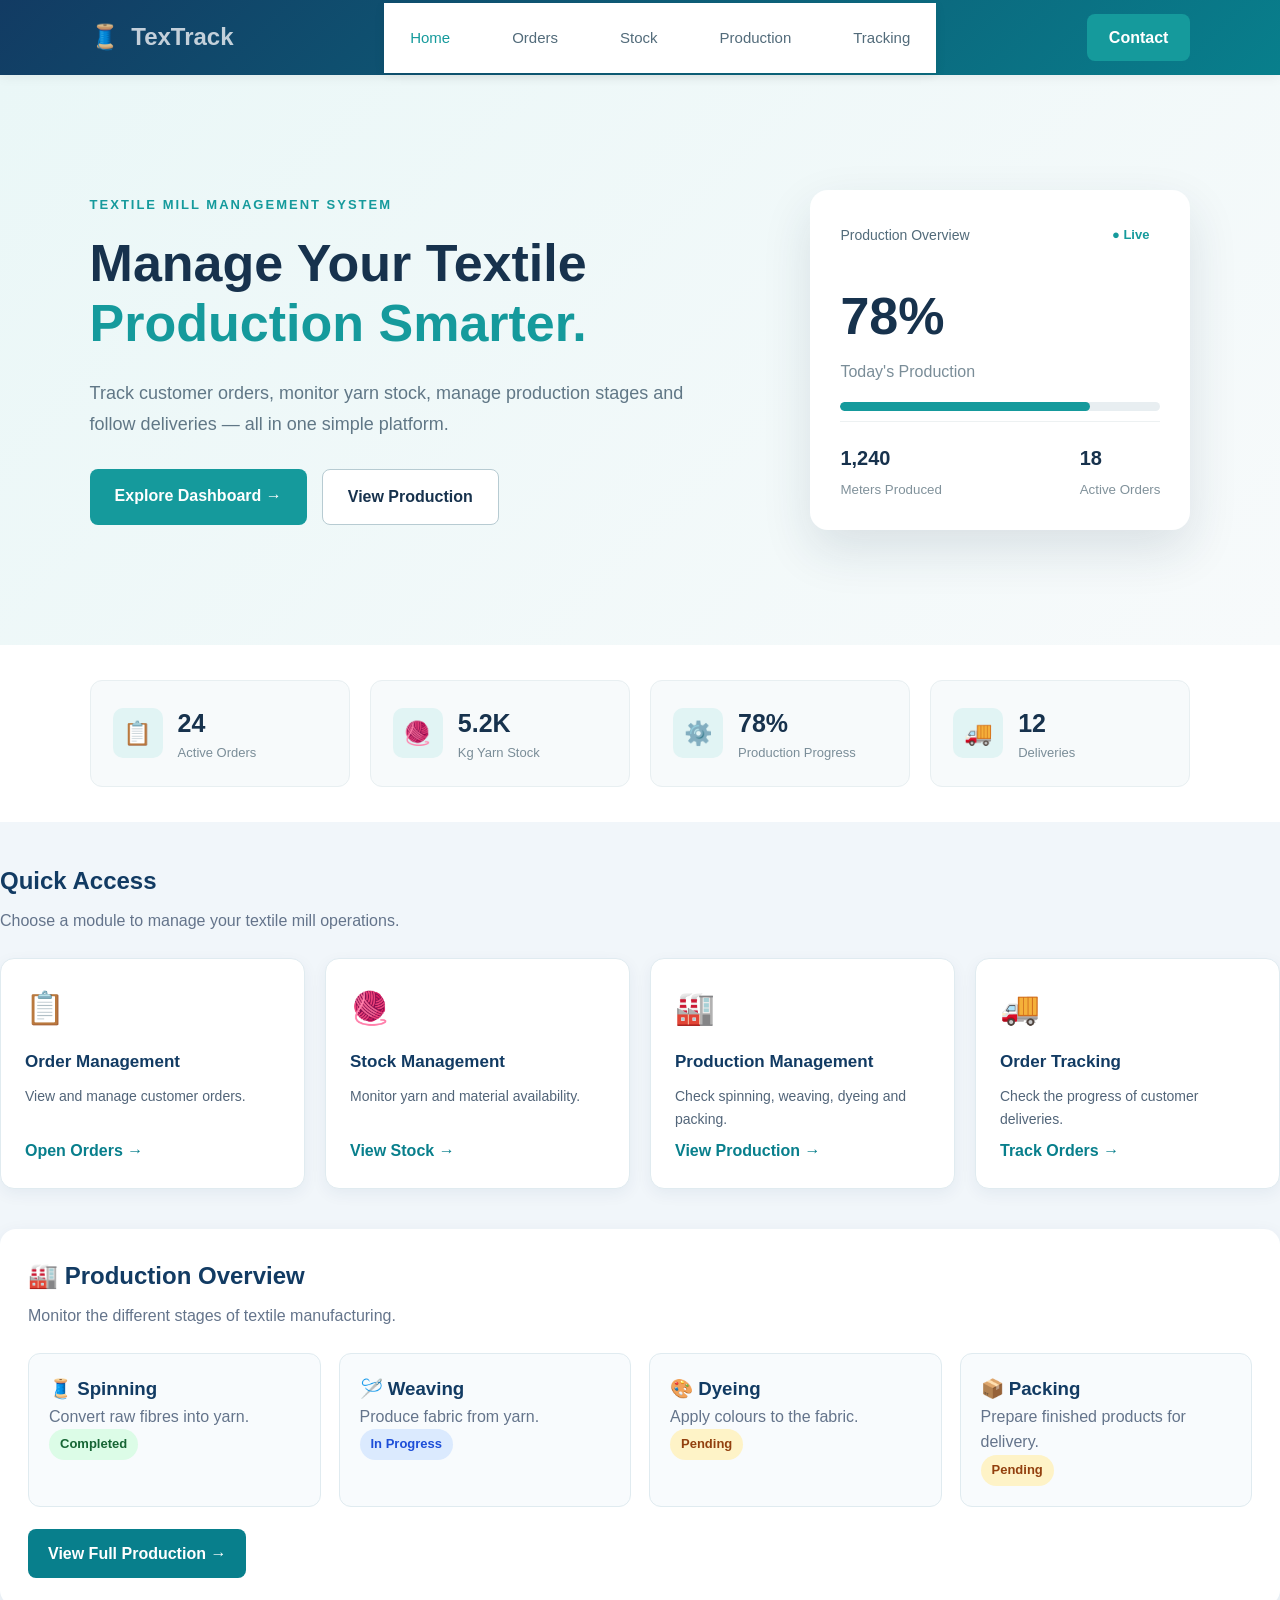
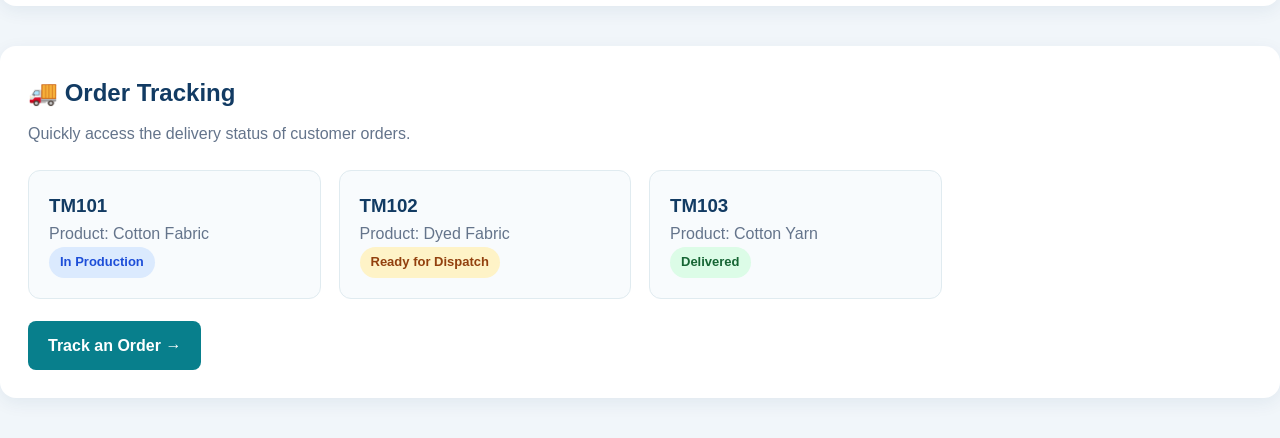
<file: index.html>
<!DOCTYPE html>
<html lang="en">

<head>
    <meta charset="UTF-8">
    <meta name="viewport" content="width=device-width, initial-scale=1.0">

    <title>TexTrack | Textile Mill Management</title>

    <link rel="stylesheet" href="css/style.css">
</head>

<body>

    <!-- Navigation Bar -->
    <header class="navbar">

        <div class="logo">
            🧵 <span>TexTrack</span>
        </div>

       
<nav>
    <a href="index.html" class="active">Home</a>
    <a href="orders.html">Orders</a>
    <a href="stock.html">Stock</a>
    <a href="production.html">Production</a>
    <a href="tracking.html">Tracking</a>
</nav>


        <a href="contact.html" class="contact-btn">Contact</a>

    </header>


    <!-- Hero Section -->
    <section class="hero">

        <div class="hero-content">

            <p class="small-title">
                TEXTILE MILL MANAGEMENT SYSTEM
            </p>

            <h1>
                Manage Your Textile
                <span>Production Smarter.</span>
            </h1>

            <p class="hero-text">
                Track customer orders, monitor yarn stock,
                manage production stages and follow deliveries
                — all in one simple platform.
            </p>

            <div class="hero-buttons">

                <a href="#statistics" class="primary-btn">
                    Explore Dashboard →
                </a>

                <a href="production.html" class="secondary-btn">
                    View Production
                </a>

            </div>

        </div>


        <!-- Hero Illustration -->
        <div class="hero-card">

            <div class="card-header">
                <span>Production Overview</span>
                <span class="status">● Live</span>
            </div>

            <div class="production-number">
                78%
            </div>

            <p>Today's Production</p>

            <div class="progress-bar">
                <div class="progress"></div>
            </div>

            <div class="mini-stats">

                <div>
                    <strong>1,240</strong>
                    <small>Meters Produced</small>
                </div>

                <div>
                    <strong>18</strong>
                    <small>Active Orders</small>
                </div>

            </div>

        </div>

    </section>


    <!-- Statistics Section -->
    
<!-- Statistics Section -->
<section class="stats" id="statistics">

    <a href="orders.html" class="stat-card">
        <div class="stat-icon">📋</div>
        <div>
            <h2>24</h2>
            <p>Active Orders</p>
        </div>
    </a>

    <a href="stock.html" class="stat-card">
        <div class="stat-icon">🧶</div>
        <div>
            <h2>5.2K</h2>
            <p>Kg Yarn Stock</p>
        </div>
    </a>

    <a href="production.html" class="stat-card">
        <div class="stat-icon">⚙️</div>
        <div>
            <h2>78%</h2>
            <p>Production Progress</p>
        </div>
    </a>

    <a href="tracking.html" class="stat-card">
        <div class="stat-icon">🚚</div>
        <div>
            <h2>12</h2>
            <p>Deliveries</p>
        </div>
    </a>

</section>

<!-- Quick Navigation Section -->
<section class="quick-navigation">
    <h2>Quick Access</h2>
    <p>Choose a module to manage your textile mill operations.</p>

    <div class="quick-nav-grid">

        <a href="orders.html" class="quick-nav-card">
            <div class="quick-nav-icon">📋</div>
            <h3>Order Management</h3>
            <p>View and manage customer orders.</p>
            <span>Open Orders →</span>
        </a>

        <a href="stock.html" class="quick-nav-card">
            <div class="quick-nav-icon">🧶</div>
            <h3>Stock Management</h3>
            <p>Monitor yarn and material availability.</p>
            <span>View Stock →</span>
        </a>

        <a href="production.html" class="quick-nav-card">
            <div class="quick-nav-icon">🏭</div>
            <h3>Production Management</h3>
            <p>Check spinning, weaving, dyeing and packing.</p>
            <span>View Production →</span>
        </a>

        <a href="tracking.html" class="quick-nav-card">
            <div class="quick-nav-icon">🚚</div>
            <h3>Order Tracking</h3>
            <p>Check the progress of customer deliveries.</p>
            <span>Track Orders →</span>
        </a>

    </div>
</section>


<!-- Production Overview Section -->
<section class="home-section" id="production-overview">
    <h2>🏭 Production Overview</h2>
    <p>Monitor the different stages of textile manufacturing.</p>

    <div class="home-feature-grid">
        <div class="home-feature-card">
            <h3>🧵 Spinning</h3>
            <p>Convert raw fibres into yarn.</p>
            <span class="status completed">Completed</span>
        </div>

        <div class="home-feature-card">
            <h3>🪡 Weaving</h3>
            <p>Produce fabric from yarn.</p>
            <span class="status in-progress">In Progress</span>
        </div>

        <div class="home-feature-card">
            <h3>🎨 Dyeing</h3>
            <p>Apply colours to the fabric.</p>
            <span class="status pending">Pending</span>
        </div>

        <div class="home-feature-card">
            <h3>📦 Packing</h3>
            <p>Prepare finished products for delivery.</p>
            <span class="status pending">Pending</span>
        </div>
    </div>

    <a href="production.html" class="home-action-btn">
        View Full Production →
    </a>
</section>


<!-- Order Tracking Section -->
<section class="home-section" id="tracking-overview">
    <h2>🚚 Order Tracking</h2>
    <p>Quickly access the delivery status of customer orders.</p>

    <div class="home-feature-grid">
        <div class="home-feature-card">
            <h3>TM101</h3>
            <p>Product: Cotton Fabric</p>
            <span class="status in-progress">In Production</span>
        </div>

        <div class="home-feature-card">
            <h3>TM102</h3>
            <p>Product: Dyed Fabric</p>
            <span class="status pending">Ready for Dispatch</span>
        </div>

        <div class="home-feature-card">
            <h3>TM103</h3>
            <p>Product: Cotton Yarn</p>
            <span class="status completed">Delivered</span>
        </div>
    </div>

    <a href="tracking.html" class="home-action-btn">
        Track an Order →
    </a>
</section>



</body>

</html>
</file>
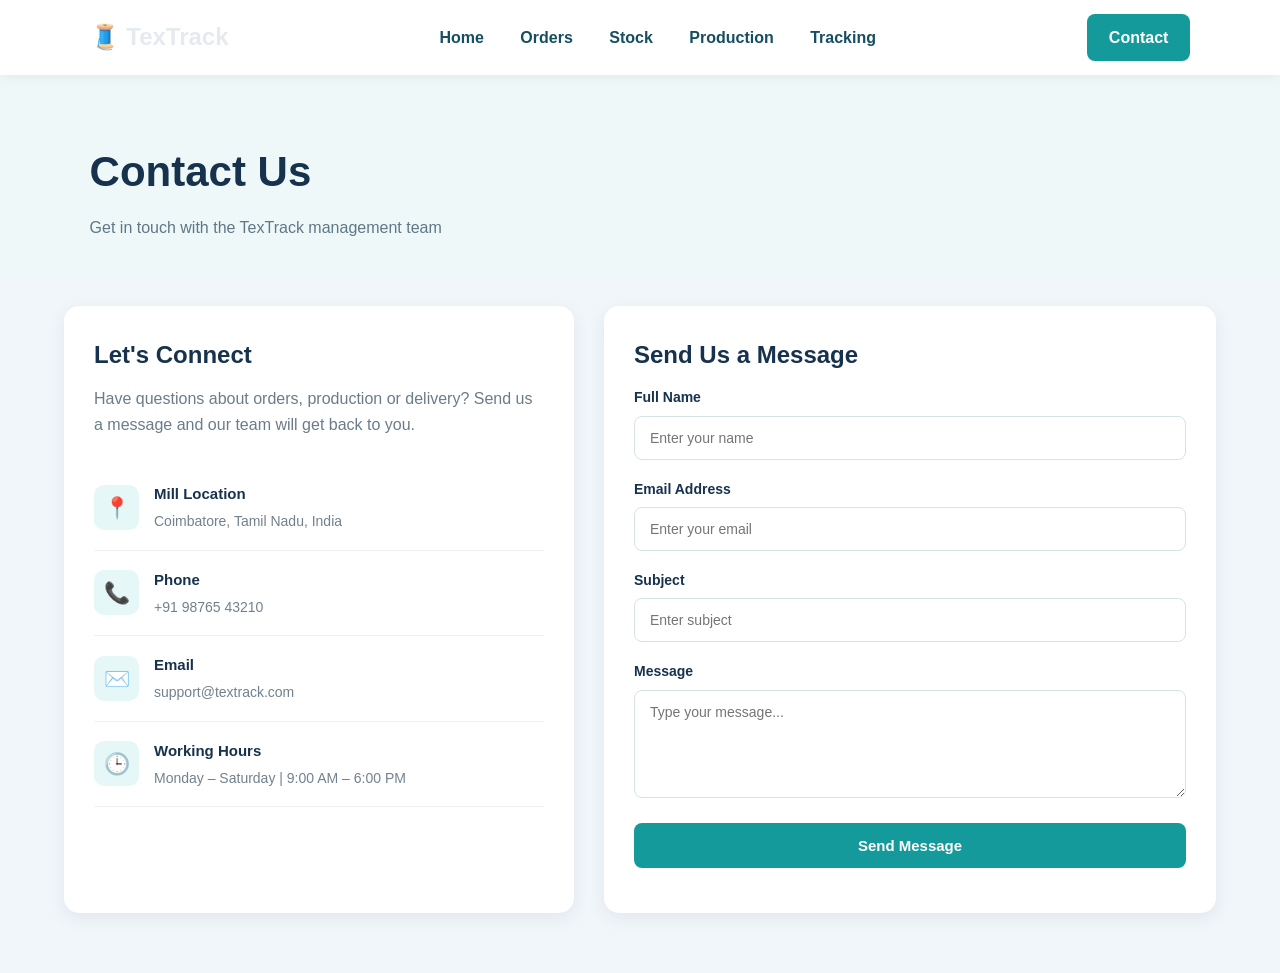
<file: contact.html>
<!DOCTYPE html>
<html lang="en">
<head>
    <meta charset="UTF-8">
    <meta name="viewport" content="width=device-width, initial-scale=1.0">

    <title>Contact | TexTrack</title>

    <link rel="stylesheet" href="css/style.css">
</head>

<body>

    <!-- Navigation Bar -->
    <nav class="navbar">

        <div class="logo">
            🧵 TexTrack
        </div>

        <div class="nav-links">
            <a href="index.html">Home</a>
            <a href="orders.html">Orders</a>
            <a href="stock.html">Stock</a>
            <a href="production.html">Production</a>
            <a href="tracking.html">Tracking</a>
        </div>

        <a href="contact.html" class="contact-btn">Contact</a>

    </nav>


    <!-- Page Header -->
    <section class="page-header">

        <div>
            <h1>Contact Us</h1>
            <p>Get in touch with the TexTrack management team</p>
        </div>

    </section>


    <!-- Contact Section -->
    <section class="contact-section">

        <!-- Contact Information -->
        <div class="contact-info">

            <h2>Let's Connect</h2>

            <p>
                Have questions about orders, production or delivery?
                Send us a message and our team will get back to you.
            </p>

            <div class="contact-item">
                <div class="contact-icon">📍</div>

                <div>
                    <h3>Mill Location</h3>
                    <p>Coimbatore, Tamil Nadu, India</p>
                </div>
            </div>


            <div class="contact-item">
                <div class="contact-icon">📞</div>

                <div>
                    <h3>Phone</h3>
                    <p>+91 98765 43210</p>
                </div>
            </div>


            <div class="contact-item">
                <div class="contact-icon">✉️</div>

                <div>
                    <h3>Email</h3>
                    <p>support@textrack.com</p>
                </div>
            </div>


            <div class="contact-item">
                <div class="contact-icon">🕒</div>

                <div>
                    <h3>Working Hours</h3>
                    <p>Monday – Saturday | 9:00 AM – 6:00 PM</p>
                </div>
            </div>

        </div>


        <!-- Contact Form -->
        <div class="contact-form-card">

            <h2>Send Us a Message</h2>

            <form onsubmit="submitContact(event)">

                <div class="form-group">
                    <label for="name">Full Name</label>

                    <input
                        type="text"
                        id="name"
                        placeholder="Enter your name"
                        required
                    >
                </div>


                <div class="form-group">
                    <label for="email">Email Address</label>

                    <input
                        type="email"
                        id="email"
                        placeholder="Enter your email"
                        required
                    >
                </div>


                <div class="form-group">
                    <label for="subject">Subject</label>

                    <input
                        type="text"
                        id="subject"
                        placeholder="Enter subject"
                        required
                    >
                </div>


                <div class="form-group">
                    <label for="message">Message</label>

                    <textarea
                        id="message"
                        rows="5"
                        placeholder="Type your message..."
                        required
                    ></textarea>
                </div>


                <button type="submit" class="send-message-btn">
                    Send Message
                </button>

                <p id="contactMessage"></p>

            </form>

        </div>

    </section>


    <!-- JavaScript -->
    <script>

        function submitContact(event) {

            event.preventDefault();

            document.getElementById("contactMessage").innerHTML =
                "✓ Your message has been submitted successfully!";

            document.getElementById("contactMessage").style.color =
                "#159a9c";

            document.querySelector("form").reset();
        }

    </script>

</body>
</html>
</file>
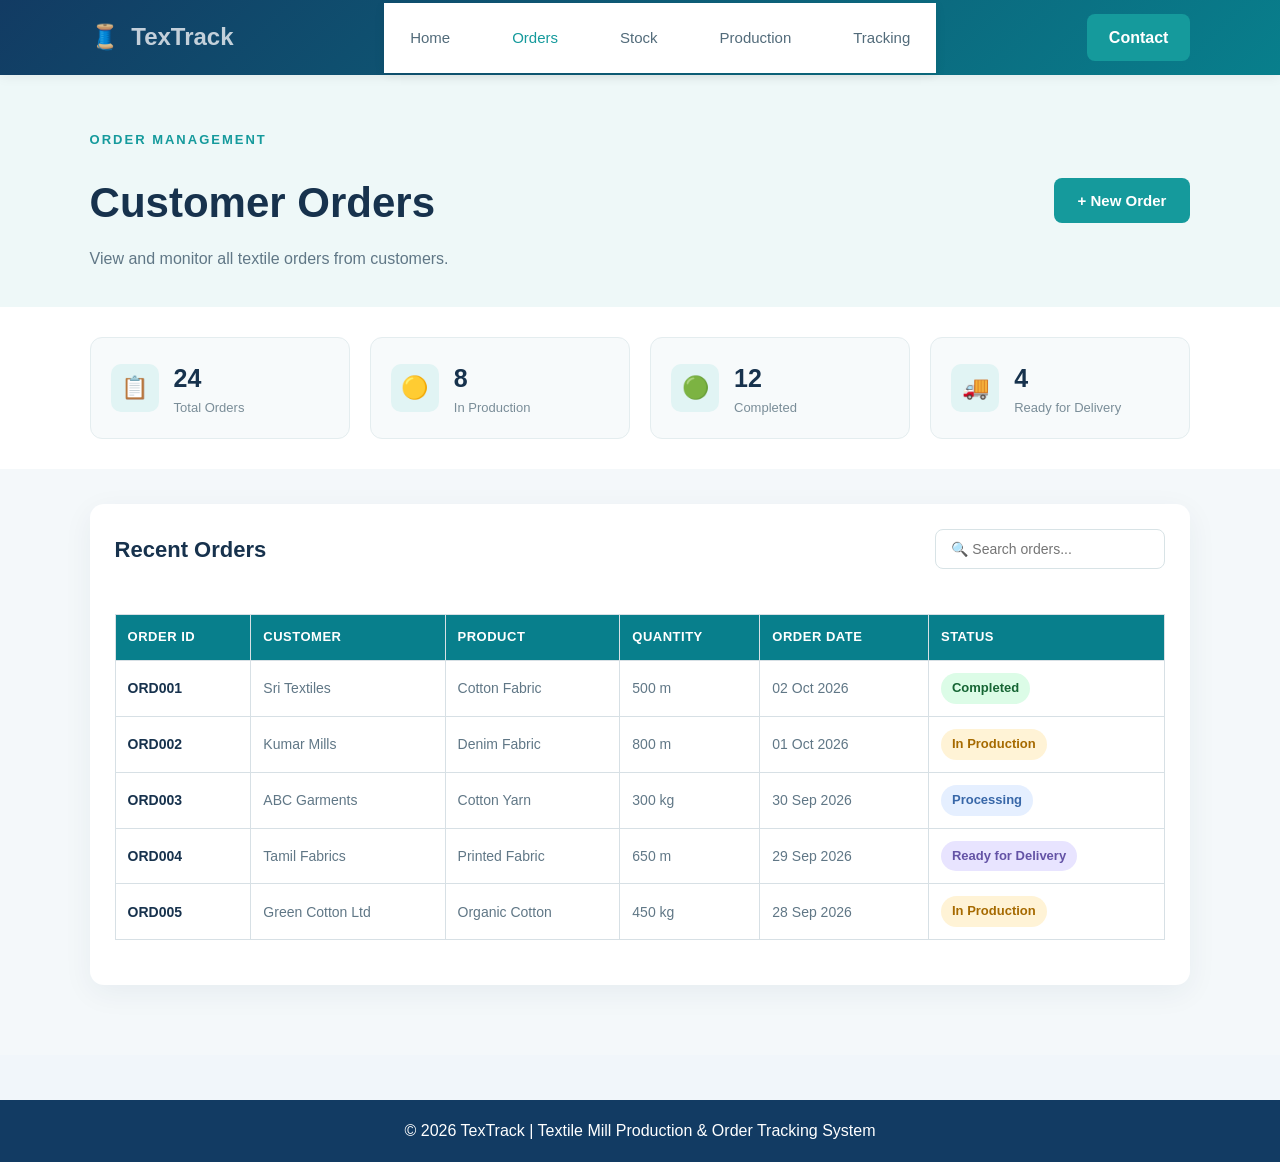
<file: orders.html>
<!DOCTYPE html>
<html lang="en">

<head>

    <meta charset="UTF-8">

    <meta name="viewport" content="width=device-width, initial-scale=1.0">

    <title>TexTrack | Orders</title>

    <link rel="stylesheet" href="css/style.css">

</head>


<body>

    <!-- Navigation Bar -->

    <header class="navbar">

        <div class="logo">
            🧵 <span>TexTrack</span>
        </div>

        <nav>

            <a href="index.html">Home</a>

            <a href="orders.html" class="active">Orders</a>

            <a href="stock.html">Stock</a>

            <a href="production.html">Production</a>

            <a href="tracking.html">Tracking</a>

        </nav>

        <a href="#" class="contact-btn">
            Contact
        </a>

    </header>


    <!-- Orders Header -->

    <section class="page-header">

        <div>

            <p class="small-title">
                ORDER MANAGEMENT
            </p>

            <h1>
                Customer Orders
            </h1>

            <p>
                View and monitor all textile orders
                from customers.
            </p>

        </div>

        <button class="add-order-btn">
            + New Order
        </button>

    </section>


    <!-- Order Summary -->

    <section class="order-summary">

        <div class="order-card">

            <div class="order-icon">
                📋
            </div>

            <div>
                <h2>24</h2>
                <p>Total Orders</p>
            </div>

        </div>


        <div class="order-card">

            <div class="order-icon">
                🟡
            </div>

            <div>
                <h2>8</h2>
                <p>In Production</p>
            </div>

        </div>


        <div class="order-card">

            <div class="order-icon">
                🟢
            </div>

            <div>
                <h2>12</h2>
                <p>Completed</p>
            </div>

        </div>


        <div class="order-card">

            <div class="order-icon">
                🚚
            </div>

            <div>
                <h2>4</h2>
                <p>Ready for Delivery</p>
            </div>

        </div>

    </section>


    <!-- Orders Table -->

    <section class="orders-section">

        <div class="table-container">

            <div class="table-top">

                <h2>
                    Recent Orders
                </h2>

                <input
                    type="text"
                    placeholder="🔍 Search orders..."
                >

            </div>


            <div class="table-wrapper">

                <table>

                    <thead>

                        <tr>

                            <th>Order ID</th>

                            <th>Customer</th>

                            <th>Product</th>

                            <th>Quantity</th>

                            <th>Order Date</th>

                            <th>Status</th>

                        </tr>

                    </thead>


                    <tbody>

                        <tr>

                            <td>
                                <strong>ORD001</strong>
                            </td>

                            <td>
                                Sri Textiles
                            </td>

                            <td>
                                Cotton Fabric
                            </td>

                            <td>
                                500 m
                            </td>

                            <td>
                                02 Oct 2026
                            </td>

                            <td>
                                <span class="status completed">
                                    Completed
                                </span>
                            </td>

                        </tr>


                        <tr>

                            <td>
                                <strong>ORD002</strong>
                            </td>

                            <td>
                                Kumar Mills
                            </td>

                            <td>
                                Denim Fabric
                            </td>

                            <td>
                                800 m
                            </td>

                            <td>
                                01 Oct 2026
                            </td>

                            <td>
                                <span class="status production">
                                    In Production
                                </span>
                            </td>

                        </tr>


                        <tr>

                            <td>
                                <strong>ORD003</strong>
                            </td>

                            <td>
                                ABC Garments
                            </td>

                            <td>
                                Cotton Yarn
                            </td>

                            <td>
                                300 kg
                            </td>

                            <td>
                                30 Sep 2026
                            </td>

                            <td>
                                <span class="status processing">
                                    Processing
                                </span>
                            </td>

                        </tr>


                        <tr>

                            <td>
                                <strong>ORD004</strong>
                            </td>

                            <td>
                                Tamil Fabrics
                            </td>

                            <td>
                                Printed Fabric
                            </td>

                            <td>
                                650 m
                            </td>

                            <td>
                                29 Sep 2026
                            </td>

                            <td>
                                <span class="status delivery">
                                    Ready for Delivery
                                </span>
                            </td>

                        </tr>


                        <tr>

                            <td>
                                <strong>ORD005</strong>
                            </td>

                            <td>
                                Green Cotton Ltd
                            </td>

                            <td>
                                Organic Cotton
                            </td>

                            <td>
                                450 kg
                            </td>

                            <td>
                                28 Sep 2026
                            </td>

                            <td>
                                <span class="status production">
                                    In Production
                                </span>
                            </td>

                        </tr>

                    </tbody>

                </table>

            </div>

        </div>

    </section>


    <!-- Footer -->

    <footer>

        <p>
            © 2026 TexTrack | Textile Mill Production & Order Tracking System
        </p>

    </footer>


</body>

</html>
</file>
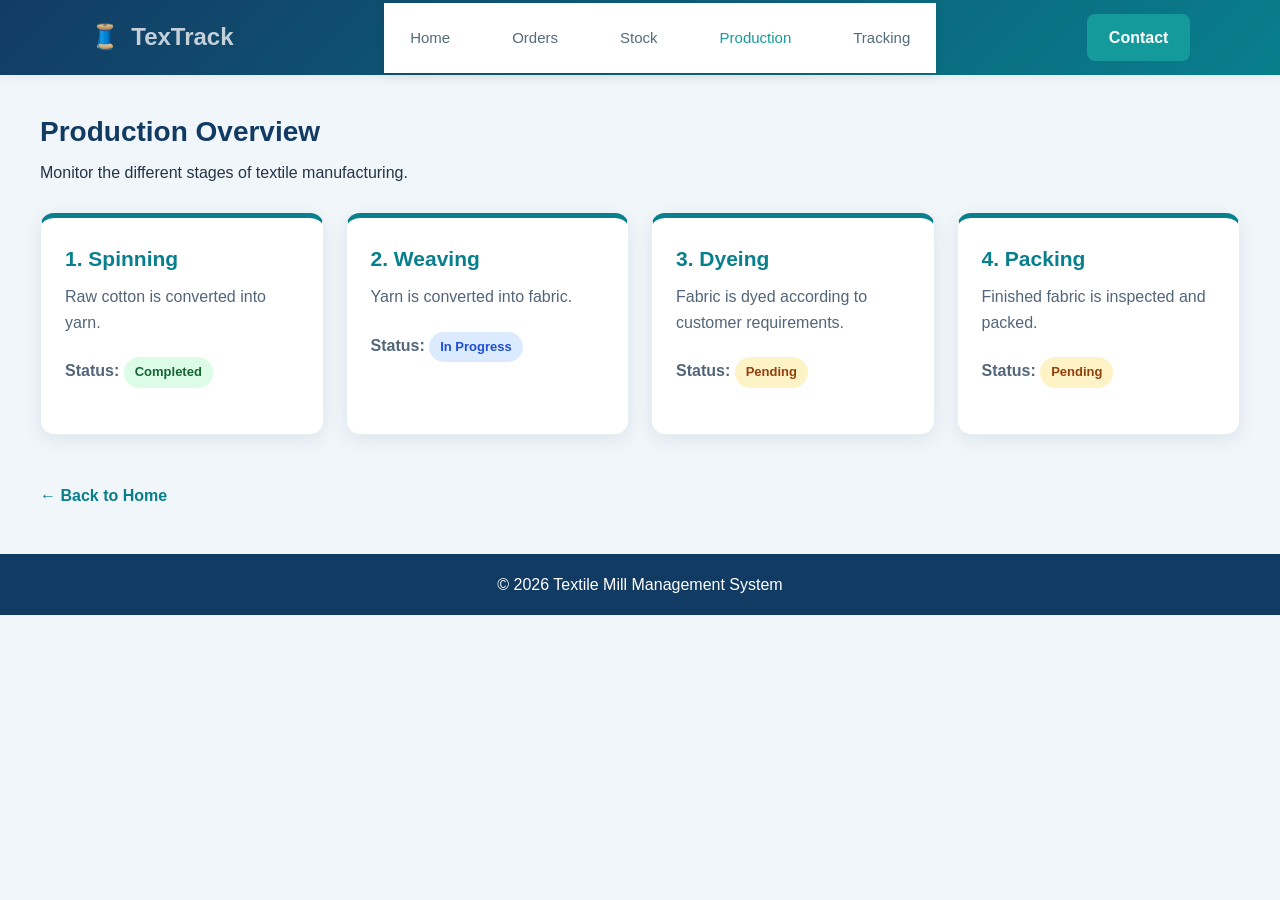
<file: production.html>
<!DOCTYPE html>
<html lang="en">
<head>
    <meta charset="UTF-8">
    <meta name="viewport" content="width=device-width, initial-scale=1.0">
    <title>Production Management | Textile Mill</title>
    <link rel="stylesheet" href="css/style.css">
</head>
<body>

    
<header class="navbar">
    <div class="logo">
        🧵 <span>TexTrack</span>
    </div>

    <nav>
        <a href="index.html">Home</a>
        <a href="orders.html">Orders</a>
        <a href="stock.html">Stock</a>
        <a href="production.html" class="active">Production</a>
        <a href="tracking.html">Tracking</a>
    </nav>

    <a href="contact.html" class="contact-btn">Contact</a>
</header>


    <main class="container">
        <h2>Production Overview</h2>
        <p>Monitor the different stages of textile manufacturing.</p>

        <div class="production-grid">

            <div class="production-card">
                <h3>1. Spinning</h3>
                <p>Raw cotton is converted into yarn.</p>
                <p><strong>Status:</strong>
                <span class="status completed">Completed</span>
                </p>
            </div>

            <div class="production-card">
                <h3>2. Weaving</h3>
                <p>Yarn is converted into fabric.</p>
                
                <p><strong>Status:</strong>
                <span class="status in-progress">In Progress</span>
                </p>

            </div>

            <div class="production-card">
                <h3>3. Dyeing</h3>
                <p>Fabric is dyed according to customer requirements.</p>
                
                <p><strong>Status:</strong>
                <span class="status pending">Pending</span>
                </p>

            </div>

            <div class="production-card">
                <h3>4. Packing</h3>
                <p>Finished fabric is inspected and packed.</p>
                
                <p><strong>Status:</strong>
                <span class="status pending">Pending</span>
                </p>

            </div>

        </div>

        <p><a href="index.html">← Back to Home</a></p>
    </main>

    <footer>
        <p>&copy; 2026 Textile Mill Management System</p>
    </footer>

</body>
</html>
</file>
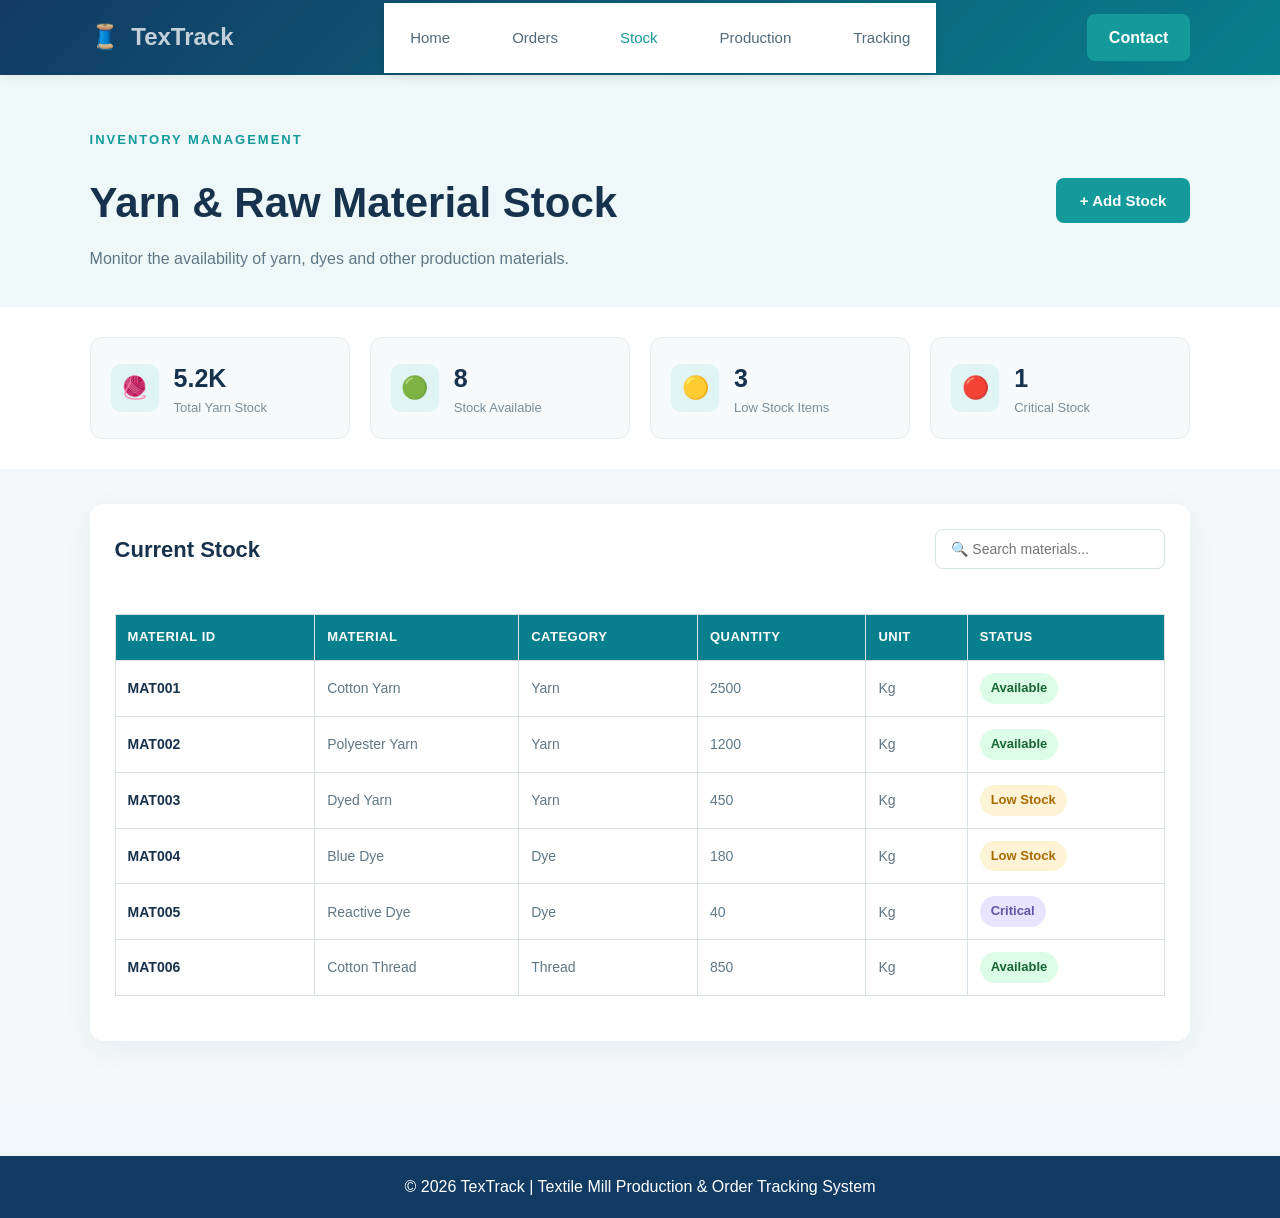
<file: stock.html>
<!DOCTYPE html>
<html lang="en">

<head>

    <meta charset="UTF-8">

    <meta name="viewport" content="width=device-width, initial-scale=1.0">

    <title>TexTrack | Stock Management</title>

    <link rel="stylesheet" href="css/style.css">

</head>


<body>

    <!-- Navigation Bar -->

    <header class="navbar">

        <div class="logo">
            🧵 <span>TexTrack</span>
        </div>

        <nav>

            <a href="index.html">Home</a>

            <a href="orders.html">Orders</a>

            <a href="stock.html" class="active">Stock</a>

            <a href="production.html">Production</a>

            <a href="tracking.html">Tracking</a>

        </nav>

        <a href="#" class="contact-btn">
            Contact
        </a>

    </header>


    <!-- Page Header -->

    <section class="page-header">

        <div>

            <p class="small-title">
                INVENTORY MANAGEMENT
            </p>

            <h1>
                Yarn & Raw Material Stock
            </h1>

            <p>
                Monitor the availability of yarn,
                dyes and other production materials.
            </p>

        </div>

        <button class="add-order-btn">
            + Add Stock
        </button>

    </section>


    <!-- Stock Summary -->

    <section class="order-summary">

        <div class="order-card">

            <div class="order-icon">
                🧶
            </div>

            <div>

                <h2>5.2K</h2>

                <p>Total Yarn Stock</p>

            </div>

        </div>


        <div class="order-card">

            <div class="order-icon">
                🟢
            </div>

            <div>

                <h2>8</h2>

                <p>Stock Available</p>

            </div>

        </div>


        <div class="order-card">

            <div class="order-icon">
                🟡
            </div>

            <div>

                <h2>3</h2>

                <p>Low Stock Items</p>

            </div>

        </div>


        <div class="order-card">

            <div class="order-icon">
                🔴
            </div>

            <div>

                <h2>1</h2>

                <p>Critical Stock</p>

            </div>

        </div>

    </section>


    <!-- Stock Table -->

    <section class="orders-section">

        <div class="table-container">

            <div class="table-top">

                <h2>
                    Current Stock
                </h2>

                <input
                    type="text"
                    placeholder="🔍 Search materials..."
                >

            </div>


            <div class="table-wrapper">

                <table>

                    <thead>

                        <tr>

                            <th>Material ID</th>

                            <th>Material</th>

                            <th>Category</th>

                            <th>Quantity</th>

                            <th>Unit</th>

                            <th>Status</th>

                        </tr>

                    </thead>


                    <tbody>


                        <tr>

                            <td>
                                <strong>MAT001</strong>
                            </td>

                            <td>
                                Cotton Yarn
                            </td>

                            <td>
                                Yarn
                            </td>

                            <td>
                                2500
                            </td>

                            <td>
                                Kg
                            </td>

                            <td>

                                <span class="status completed">
                                    Available
                                </span>

                            </td>

                        </tr>


                        <tr>

                            <td>
                                <strong>MAT002</strong>
                            </td>

                            <td>
                                Polyester Yarn
                            </td>

                            <td>
                                Yarn
                            </td>

                            <td>
                                1200
                            </td>

                            <td>
                                Kg
                            </td>

                            <td>

                                <span class="status completed">
                                    Available
                                </span>

                            </td>

                        </tr>


                        <tr>

                            <td>
                                <strong>MAT003</strong>
                            </td>

                            <td>
                                Dyed Yarn
                            </td>

                            <td>
                                Yarn
                            </td>

                            <td>
                                450
                            </td>

                            <td>
                                Kg
                            </td>

                            <td>

                                <span class="status production">
                                    Low Stock
                                </span>

                            </td>

                        </tr>


                        <tr>

                            <td>
                                <strong>MAT004</strong>
                            </td>

                            <td>
                                Blue Dye
                            </td>

                            <td>
                                Dye
                            </td>

                            <td>
                                180
                            </td>

                            <td>
                                Kg
                            </td>

                            <td>

                                <span class="status production">
                                    Low Stock
                                </span>

                            </td>

                        </tr>


                        <tr>

                            <td>
                                <strong>MAT005</strong>
                            </td>

                            <td>
                                Reactive Dye
                            </td>

                            <td>
                                Dye
                            </td>

                            <td>
                                40
                            </td>

                            <td>
                                Kg
                            </td>

                            <td>

                                <span class="status delivery">
                                    Critical
                                </span>

                            </td>

                        </tr>


                        <tr>

                            <td>
                                <strong>MAT006</strong>
                            </td>

                            <td>
                                Cotton Thread
                            </td>

                            <td>
                                Thread
                            </td>

                            <td>
                                850
                            </td>

                            <td>
                                Kg
                            </td>

                            <td>

                                <span class="status completed">
                                    Available
                                </span>

                            </td>

                        </tr>


                    </tbody>

                </table>

            </div>

        </div>

    </section>


    <!-- Footer -->

    <footer>

        <p>
            © 2026 TexTrack | Textile Mill Production & Order Tracking System
        </p>

    </footer>


</body>

</html>
</file>
<file: css/style.css>
/* =================================
   TEXTRACK - MAIN STYLES
   ================================= */


/* RESET */

* {
    margin: 0;
    padding: 0;
    box-sizing: border-box;
}


/* BODY */

body {
    font-family: Arial, sans-serif;
    background-color: #f4f8fa;
    color: #17324d;
}


/* =================================
   NAVIGATION BAR
   ================================= */

.navbar {
    height: 75px;

    background-color: #ffffff;

    display: flex;
    align-items: center;
    justify-content: space-between;

    padding: 0 7%;

    box-shadow: 0 2px 12px rgba(0, 0, 0, 0.06);

    position: sticky;
    top: 0;
    z-index: 100;
}


/* LOGO */

.logo {
    font-size: 24px;
    font-weight: bold;

    color: #e1e7ecdb;
}

.logo span {
    margin-left: 5px;
}


/* NAVIGATION LINKS */

.navbar nav {
    display: flex;
    gap: 30px;
}

.navbar nav a {
    text-decoration: none;

    color: #526b7a;

    font-size: 15px;

    font-weight: 500;

    transition: 0.3s;
}

.navbar nav a:hover,
.navbar nav a.active {
    color: #159a9c;
}


/* CONTACT BUTTON */

.contact-btn {
    text-decoration: none;

    background-color: #159a9c;

    color: white;

    padding: 11px 22px;

    border-radius: 8px;

    font-weight: bold;

    transition: 0.3s;
}

.contact-btn:hover {
    background-color: #117b7d;
}


/* =================================
   HERO SECTION
   ================================= */

.hero {
    min-height: 570px;

    padding: 70px 7%;

    display: flex;

    align-items: center;

    justify-content: space-between;

    gap: 60px;

    background:
        linear-gradient(
            135deg,
            #eaf7f7,
            #f7fafb
        );
}


/* HERO CONTENT */

.hero-content {
    max-width: 620px;
}


/* SMALL TITLE */

.small-title {
    color: #159a9c;

    font-size: 13px;

    font-weight: bold;

    letter-spacing: 2px;

    margin-bottom: 18px;
}


/* MAIN HEADING */

.hero h1 {
    font-size: 52px;

    line-height: 1.15;

    color: #17324d;

    margin-bottom: 25px;
}


/* COLOURED WORD */

.hero h1 span {
    color: #159a9c;

    display: block;
}


/* HERO DESCRIPTION */

.hero-text {
    color: #607786;

    font-size: 18px;

    line-height: 1.7;

    margin-bottom: 30px;
}


/* HERO BUTTONS */

.hero-buttons {
    display: flex;

    gap: 15px;
}


/* PRIMARY BUTTON */

.primary-btn {
    text-decoration: none;

    background-color: #159a9c;

    color: white;

    padding: 14px 25px;

    border-radius: 8px;

    font-weight: bold;

    transition: 0.3s;
}

.primary-btn:hover {
    background-color: #117b7d;

    transform: translateY(-2px);
}


/* SECONDARY BUTTON */

.secondary-btn {
    text-decoration: none;

    color: #17324d;

    border: 1px solid #b7cbd2;

    background-color: white;

    padding: 14px 25px;

    border-radius: 8px;

    font-weight: bold;

    transition: 0.3s;
}

.secondary-btn:hover {
    border-color: #159a9c;

    color: #159a9c;
}


/* =================================
   PRODUCTION CARD
   ================================= */

.hero-card {
    width: 380px;

    background-color: white;

    padding: 30px;

    border-radius: 18px;

    box-shadow:
        0 20px 50px rgba(23, 50, 77, 0.12);
}


/* CARD HEADER */

.card-header {
    display: flex;

    justify-content: space-between;

    align-items: center;

    color: #526b7a;

    font-size: 14px;

    margin-bottom: 25px;
}


/* LIVE STATUS */

.status {
    color: #159a9c;

    font-size: 13px;

    font-weight: bold;
}


/* PRODUCTION NUMBER */

.production-number {
    font-size: 52px;

    font-weight: bold;

    color: #17324d;
}

.hero-card > p {
    color: #7a8d98;

    margin-bottom: 18px;
}


/* PROGRESS BAR */

.progress-bar {
    width: 100%;

    height: 10px;

    background-color: #e4eeee;

    border-radius: 10px;

    overflow: hidden;

    margin-bottom: 30px;
}


.progress {
    width: 78%;

    height: 100%;

    background-color: #159a9c;

    border-radius: 10px;
}


/* MINI STATS */

.mini-stats {
    display: flex;

    justify-content: space-between;

    border-top: 1px solid #edf1f2;

    padding-top: 20px;
}

.mini-stats div {
    display: flex;

    flex-direction: column;
}

.mini-stats strong {
    font-size: 20px;

    color: #17324d;
}

.mini-stats small {
    color: #81929b;

    margin-top: 5px;
}


/* =================================
   STATISTICS
   ================================= */

.stats {
    padding: 35px 7%;

    display: grid;

    grid-template-columns:
        repeat(4, 1fr);

    gap: 20px;

    background-color: white;
}


/* STAT CARD */

.stat-card {
    display: flex;

    align-items: center;

    gap: 18px;

    background-color: #f7fafb;

    padding: 22px;

    border-radius: 12px;

    border: 1px solid #e8eff1;

    transition: 0.3s;
}

.stat-card:hover {
    transform: translateY(-4px);

    box-shadow:
        0 10px 25px rgba(23, 50, 77, 0.08);
}


/* STAT ICON */

.stat-icon {
    width: 50px;

    height: 50px;

    display: flex;

    align-items: center;

    justify-content: center;

    background-color: #e1f4f4;

    border-radius: 10px;

    font-size: 23px;
}


/* STAT TEXT */

.stat-card h2 {
    color: #17324d;

    font-size: 25px;
}

.stat-card p {
    color: #7a8d98;

    font-size: 13px;

    margin-top: 3px;
}


/* =================================
   RESPONSIVE DESIGN
   ================================= */

@media (max-width: 900px) {

    .navbar {
        padding: 0 4%;
    }

    .navbar nav {
        gap: 15px;
    }

    .hero {
        flex-direction: column;

        text-align: center;

        padding: 60px 5%;
    }

    .hero-buttons {
        justify-content: center;
    }

    .hero-card {
        width: 100%;

        max-width: 400px;
    }

    .stats {
        grid-template-columns:
            repeat(2, 1fr);
    }
}


@media (max-width: 600px) {

    .navbar {
        height: auto;

        padding: 20px;

        flex-direction: column;

        gap: 18px;
    }

    .navbar nav {
        flex-wrap: wrap;

        justify-content: center;
    }

    .contact-btn {
        display: none;
    }

    .hero h1 {
        font-size: 38px;
    }

    .hero-text {
        font-size: 16px;
    }

    .hero-buttons {
        flex-direction: column;
    }

    .stats {
        grid-template-columns: 1fr;
    }
}
/* =================================
   ORDERS PAGE
   ================================= */


/* PAGE HEADER */

.page-header {
    padding: 55px 7% 35px;

    display: flex;

    justify-content: space-between;

    align-items: center;

    background-color: #eef8f8;
}


.page-header h1 {
    font-size: 42px;

    color: #17324d;

    margin: 8px 0 10px;
}


.page-header > div > p:last-child {
    color: #607786;

    font-size: 16px;
}


/* NEW ORDER BUTTON */

.add-order-btn {
    border: none;

    background-color: #159a9c;

    color: white;

    padding: 14px 24px;

    border-radius: 8px;

    font-size: 15px;

    font-weight: bold;

    cursor: pointer;
}


.add-order-btn:hover {
    background-color: #117b7d;
}


/* ORDER SUMMARY */

.order-summary {
    padding: 30px 7%;

    display: grid;

    grid-template-columns:
        repeat(4, 1fr);

    gap: 20px;

    background-color: white;
}


.order-card {
    display: flex;

    align-items: center;

    gap: 15px;

    padding: 20px;

    background-color: #f7fafb;

    border: 1px solid #e4edef;

    border-radius: 12px;
}


.order-icon {
    width: 48px;

    height: 48px;

    display: flex;

    align-items: center;

    justify-content: center;

    background-color: #e1f4f4;

    border-radius: 10px;

    font-size: 22px;
}


.order-card h2 {
    color: #17324d;

    font-size: 25px;
}


.order-card p {
    color: #7a8d98;

    font-size: 13px;
}


/* ORDERS SECTION */

.orders-section {
    padding: 35px 7% 70px;

    background-color: #f4f8fa;
}


.table-container {
    background-color: white;

    border-radius: 14px;

    padding: 25px;

    box-shadow:
        0 8px 30px rgba(23, 50, 77, 0.06);
}


/* TABLE TOP */

.table-top {
    display: flex;

    justify-content: space-between;

    align-items: center;

    margin-bottom: 25px;
}


.table-top h2 {
    color: #17324d;

    font-size: 22px;
}


.table-top input {
    width: 230px;

    padding: 11px 15px;

    border: 1px solid #d8e3e6;

    border-radius: 8px;

    outline: none;

    font-size: 14px;
}


.table-top input:focus {
    border-color: #159a9c;
}


/* TABLE */

.table-wrapper {
    overflow-x: auto;
}


table {
    width: 100%;

    border-collapse: collapse;

    min-width: 850px;
}


thead {
    background-color: #f0f6f7;
}


th {
    text-align: left;

    padding: 15px;

    color: #526b7a;

    font-size: 13px;

    text-transform: uppercase;

    letter-spacing: 0.5px;
}


td {
    padding: 18px 15px;

    border-bottom: 1px solid #edf1f2;

    color: #607786;

    font-size: 14px;
}


td strong {
    color: #17324d;
}


tbody tr:hover {
    background-color: #f8fbfb;
}


/* STATUS BADGES */

.status {
    padding: 6px 12px;

    border-radius: 20px;

    font-size: 12px;

    font-weight: bold;

    white-space: nowrap;
}


.status.completed {
    background-color: #e2f6eb;

    color: #18864b;
}


.status.production {
    background-color: #fff3d6;

    color: #a66a00;
}


.status.processing {
    background-color: #e5efff;

    color: #3867a8;
}


.status.delivery {
    background-color: #e8e4ff;

    color: #6453a6;
}


/* ORDERS RESPONSIVE */

@media (max-width: 900px) {

    .order-summary {
        grid-template-columns:
            repeat(2, 1fr);
    }

    .page-header {
        flex-direction: column;

        align-items: flex-start;

        gap: 25px;
    }

}


@media (max-width: 600px) {

    .order-summary {
        grid-template-columns: 1fr;
    }

    .table-top {
        flex-direction: column;

        align-items: flex-start;

        gap: 15px;
    }

    .table-top input {
        width: 100%;
    }

}
/* ================================
   PRODUCTION PAGE
================================ */

.production-grid {
    display: grid;
    grid-template-columns: repeat(2, 1fr);
    gap: 25px;
    margin-top: 20px;
}

.production-card {
    background: white;
    padding: 25px;
    border-radius: 15px;
    box-shadow: 0 5px 18px rgba(23, 50, 77, 0.08);
    border: 1px solid #e5eef2;
    transition: 0.3s;
}

.production-card:hover {
    transform: translateY(-5px);
    box-shadow: 0 8px 25px rgba(23, 50, 77, 0.12);
}

.production-card-top {
    display: flex;
    justify-content: space-between;
    align-items: center;
    margin-bottom: 18px;
}

.production-icon {
    width: 55px;
    height: 55px;
    background: #e5f7f7;
    border-radius: 12px;
    display: flex;
    align-items: center;
    justify-content: center;
    font-size: 27px;
}

.production-card h3 {
    font-size: 21px;
    margin-bottom: 8px;
    color: #17324d;
}

.production-card p {
    color: #6b7c89;
    margin-bottom: 22px;
}

.progress-info {
    display: flex;
    justify-content: space-between;
    margin-bottom: 8px;
    font-size: 14px;
}

.progress-info strong {
    color: #159a9c;
}

.progress-bar {
    width: 100%;
    height: 9px;
    background: #e8eef1;
    border-radius: 20px;
    overflow: hidden;
    margin-bottom: 10px;
}

.progress-fill {
    height: 100%;
    background: linear-gradient(90deg, #159a9c, #46c4c0);
    border-radius: 20px;
}

.production-card small {
    color: #71818d;
    font-size: 13px;
}


/* Production Page Responsive Design */

@media (max-width: 768px) {

    .production-grid {
        grid-template-columns: 1fr;
    }

    .production-card {
        padding: 20px;
    }

}
/* ================================
   TRACKING PAGE
================================ */

.tracking-search-section {
    padding: 10px 5% 30px;
}

.tracking-search-card {
    background: white;
    padding: 30px;
    border-radius: 15px;
    box-shadow: 0 5px 18px rgba(23, 50, 77, 0.08);
    text-align: center;
}

.tracking-search-card h2 {
    margin-bottom: 8px;
    color: #17324d;
}

.tracking-search-card p {
    color: #6b7c89;
    margin-bottom: 20px;
}

.tracking-input {
    display: flex;
    max-width: 600px;
    margin: auto;
    gap: 10px;
}

.tracking-input input {
    flex: 1;
    padding: 14px 16px;
    border: 1px solid #d7e2e7;
    border-radius: 8px;
    font-size: 15px;
    outline: none;
}

.tracking-input input:focus {
    border-color: #159a9c;
}

.tracking-input button {
    background: #159a9c;
    color: white;
    border: none;
    padding: 14px 22px;
    border-radius: 8px;
    cursor: pointer;
    font-size: 15px;
    font-weight: bold;
}

.tracking-input button:hover {
    background: #117f81;
}

#trackingMessage {
    margin-top: 15px;
    font-weight: bold;
}


/* Tracking Details */

.tracking-details {
    display: grid;
    grid-template-columns: 2fr 1fr;
    gap: 25px;
    padding: 20px 5% 50px;
}

.tracking-card,
.tracking-info-card {
    background: white;
    border-radius: 15px;
    padding: 30px;
    box-shadow: 0 5px 18px rgba(23, 50, 77, 0.08);
}

.tracking-card-header {
    display: flex;
    justify-content: space-between;
    align-items: center;
    border-bottom: 1px solid #e5eef2;
    padding-bottom: 20px;
    margin-bottom: 25px;
}

.tracking-card-header h2 {
    color: #17324d;
    margin-bottom: 5px;
}

.tracking-card-header p {
    color: #6b7c89;
}


/* Timeline */

.tracking-timeline {
    position: relative;
}

.timeline-item {
    display: flex;
    gap: 18px;
    position: relative;
    padding-bottom: 30px;
}

.timeline-item:not(:last-child)::after {
    content: "";
    position: absolute;
    left: 17px;
    top: 35px;
    width: 2px;
    height: calc(100% - 10px);
    background: #dce7eb;
}

.timeline-circle {
    width: 36px;
    height: 36px;
    min-width: 36px;
    border-radius: 50%;
    background: #e7eef1;
    color: #6b7c89;
    display: flex;
    align-items: center;
    justify-content: center;
    font-weight: bold;
    z-index: 1;
}

.completed-step .timeline-circle {
    background: #159a9c;
    color: white;
}

.active-step .timeline-circle {
    background: #17324d;
    color: white;
}

.timeline-content h3 {
    color: #17324d;
    font-size: 16px;
    margin-bottom: 5px;
}

.timeline-content p {
    color: #71818d;
    font-size: 13px;
}


/* Order Information */

.tracking-info-card h2 {
    color: #17324d;
    margin-bottom: 25px;
}

.info-row {
    display: flex;
    justify-content: space-between;
    gap: 15px;
    padding: 15px 0;
    border-bottom: 1px solid #edf2f4;
}

.info-row span {
    color: #71818d;
}

.info-row strong {
    color: #17324d;
    text-align: right;
}


/* Responsive */

@media (max-width: 768px) {

    .tracking-details {
        grid-template-columns: 1fr;
    }

    .tracking-input {
        flex-direction: column;
    }

    .tracking-card-header {
        align-items: flex-start;
        gap: 15px;
        flex-direction: column;
    }

}
/* ================================
   CONTACT PAGE
================================ */

.contact-section {
    display: grid;
    grid-template-columns: 1fr 1.2fr;
    gap: 30px;
    padding: 30px 5% 60px;
}

.contact-info,
.contact-form-card {
    background: white;
    border-radius: 15px;
    padding: 30px;
    box-shadow: 0 5px 18px rgba(23, 50, 77, 0.08);
}

.contact-info h2,
.contact-form-card h2 {
    color: #17324d;
    margin-bottom: 12px;
}

.contact-info > p {
    color: #6b7c89;
    line-height: 1.6;
    margin-bottom: 28px;
}

.contact-item {
    display: flex;
    align-items: center;
    gap: 15px;
    padding: 17px 0;
    border-bottom: 1px solid #edf2f4;
}

.contact-icon {
    width: 45px;
    height: 45px;
    min-width: 45px;
    background: #e5f7f7;
    border-radius: 10px;
    display: flex;
    align-items: center;
    justify-content: center;
    font-size: 21px;
}

.contact-item h3 {
    color: #17324d;
    font-size: 15px;
    margin-bottom: 4px;
}

.contact-item p {
    color: #71818d;
    font-size: 14px;
}


/* Contact Form */

.form-group {
    margin-bottom: 18px;
}

.form-group label {
    display: block;
    color: #17324d;
    font-weight: bold;
    font-size: 14px;
    margin-bottom: 7px;
}

.form-group input,
.form-group textarea {
    width: 100%;
    padding: 13px 15px;
    border: 1px solid #d7e2e7;
    border-radius: 8px;
    font-family: Arial, sans-serif;
    font-size: 14px;
    outline: none;
    box-sizing: border-box;
}

.form-group input:focus,
.form-group textarea:focus {
    border-color: #159a9c;
}

.form-group textarea {
    resize: vertical;
}

.send-message-btn {
    width: 100%;
    padding: 14px;
    background: #159a9c;
    color: white;
    border: none;
    border-radius: 8px;
    font-size: 15px;
    font-weight: bold;
    cursor: pointer;
}

.send-message-btn:hover {
    background: #117f81;
}

#contactMessage {
    text-align: center;
    margin-top: 15px;
    font-weight: bold;
}


/* Contact Responsive Design */

@media (max-width: 768px) {

    .contact-section {
        grid-template-columns: 1fr;
    }

}

.container {
    max-width: 1100px;
    margin: 30px auto;
    padding: 20px;
}

.production-grid {
    display: grid;
    grid-template-columns: repeat(auto-fit, minmax(220px, 1fr));
    gap: 20px;
    margin-top: 25px;
}

.production-card,
.tracking-card {
    background: #ffffff;
    padding: 22px;
    border-radius: 12px;
    box-shadow: 0 4px 12px rgba(0, 0, 0, 0.10);
    margin-bottom: 20px;
}

.production-card h3 {
    color: #087f8c;
}

.tracking-card input {
    display: block;
    width: 100%;
    max-width: 350px;
    padding: 12px;
    margin: 12px 0;
    border: 1px solid #b8c7d1;
    border-radius: 6px;
    box-sizing: border-box;
}

.tracking-card button {
    background: #087f8c;
    color: white;
    padding: 12px 20px;
    border: none;
    border-radius: 6px;
    cursor: pointer;
}

.tracking-card button:hover {
    background: #065f68;
}

#trackingResult {
    margin-top: 20px;
    line-height: 1.8;
}

table {
    width: 100%;
    border-collapse: collapse;
    margin: 20px 0;
    background: white;
}

th, td {
    border: 1px solid #d7e0e5;
    padding: 12px;
    text-align: left;
}

th {
    background: #087f8c;
    color: white;
}

@media (max-width: 600px) {
    .container {
        padding: 12px;
    }

    nav a {
        display: inline-block;
        margin: 5px;
    }

    th, td {
        padding: 8px;
    }
}

/* ===== PRODUCTION AND TRACKING PAGE STYLES ===== */

/* General page design */
body {
    margin: 0;
    font-family: 'Segoe UI', Arial, sans-serif;
    background: #f1f6fa;
    color: #243447;
    line-height: 1.6;
}

/* Header */
header {
    background: linear-gradient(135deg, #123b63, #087f8c);
    color: white;
    text-align: center;
    padding: 28px 15px;
}

header h1 {
    margin: 0;
    font-size: 32px;
    letter-spacing: 0.5px;
}

header p {
    margin: 5px 0 0;
    font-size: 17px;
    color: #e0f7fa;
}

/* Navigation bar */
nav {
    background: #ffffff;
    padding: 14px 10px;
    display: flex;
    justify-content: center;
    align-items: center;
    flex-wrap: wrap;
    gap: 10px;
    box-shadow: 0 3px 10px rgba(0, 0, 0, 0.08);
}

nav a {
    text-decoration: none;
    color: #164e63;
    font-weight: 600;
    padding: 9px 16px;
    border-radius: 7px;
    transition: 0.3s;
}

nav a:hover,
nav a:focus {
    background: #087f8c;
    color: white;
}

/* Main content */
.container {
    max-width: 1200px;
    width: calc(100% - 40px);
    margin: 35px auto;
    padding: 0;
    box-sizing: border-box;
}

.container h2 {
    color: #123b63;
    font-size: 28px;
    margin-bottom: 5px;
}

.container h3 {
    color: #087f8c;
}

/* Production cards */
.production-grid {
    display: grid;
    grid-template-columns: repeat(4, minmax(0, 1fr));
    gap: 22px;
    margin: 28px 0;
}

.production-card {
    background: white;
    padding: 24px;
    border-radius: 14px;
    border-top: 5px solid #087f8c;
    box-shadow: 0 5px 18px rgba(18, 59, 99, 0.09);
    transition: transform 0.25s, box-shadow 0.25s;
}

.production-card:hover {
    transform: translateY(-5px);
    box-shadow: 0 10px 24px rgba(18, 59, 99, 0.15);
}

.production-card h3 {
    margin-top: 0;
    font-size: 21px;
}

.production-card p {
    color: #526579;
}

/* Tracking form */
.tracking-card {
    background: white;
    padding: 28px;
    margin: 25px 0;
    border-radius: 14px;
    box-shadow: 0 5px 18px rgba(18, 59, 99, 0.09);
}

.tracking-card label {
    display: block;
    font-weight: 600;
    margin-bottom: 8px;
}

.tracking-card input {
    width: 100%;
    max-width: 420px;
    padding: 13px;
    border: 1px solid #cbd5e1;
    border-radius: 8px;
    font-size: 15px;
    margin: 5px 0 15px;
    box-sizing: border-box;
}

.tracking-card input:focus {
    outline: 2px solid #65cbd0;
    border-color: #087f8c;
}

.tracking-card button {
    background: #087f8c;
    color: white;
    border: none;
    border-radius: 8px;
    padding: 12px 23px;
    font-size: 15px;
    font-weight: 600;
    cursor: pointer;
    transition: background 0.2s;
}

.tracking-card button:hover {
    background: #123b63;
}

#trackingResult {
    background: #e8f7f7;
    color: #164e63;
    padding: 12px;
    margin-top: 18px;
    border-radius: 8px;
    overflow-wrap: anywhere;
}

/* Order table */
.container table {
    width: 100%;
    border-collapse: collapse;
    background: white;
    margin: 20px 0;
    border-radius: 10px;
    overflow: hidden;
    box-shadow: 0 4px 14px rgba(18, 59, 99, 0.07);
}

.container th {
    background: #164e63;
    color: white;
    text-align: left;
}

.container th,
.container td {
    padding: 14px 16px;
    border-bottom: 1px solid #e2e8f0;
}

.container tbody tr:hover {
    background: #effafa;
}

/* Back link */
.container > p a {
    color: #087f8c;
    font-weight: 600;
    text-decoration: none;
}

.container > p a:hover {
    text-decoration: underline;
}

/* Footer */
footer {
    background: #123b63;
    color: white;
    text-align: center;
    padding: 18px;
    margin-top: 45px;
}

footer p {
    margin: 0;
}

/* Mobile responsive design */
@media (max-width: 900px) {
    .production-grid {
        grid-template-columns: repeat(2, minmax(0, 1fr));
    }
}

@media (max-width: 600px) {
    header h1 {
        font-size: 24px;
    }

    nav {
        gap: 4px;
    }

    nav a {
        padding: 8px 10px;
        font-size: 14px;
    }

    .container {
        width: calc(100% - 24px);
        margin: 22px auto;
    }

    .container h2 {
        font-size: 24px;
    }

    .production-grid {
        grid-template-columns: 1fr;
    }

    .production-card,
    .tracking-card {
        padding: 18px;
    }

    .container th,
    .container td {
        padding: 9px;
        font-size: 13px;
    }
}

.status {
    display: inline-block;
    padding: 5px 11px;
    border-radius: 20px;
    font-size: 13px;
    font-weight: 600;
}

.status.completed {
    background: #dcfce7;
    color: #166534;
}

.status.in-progress {
    background: #dbeafe;
    color: #1d4ed8;
}

.status.pending {
    background: #fef3c7;
    color: #92400e;
}

/* Tracking page banner */
.tracking-banner {
    background: linear-gradient(135deg, #dff6f5, #e8f0ff);
    border-left: 5px solid #087f8c;
    padding: 20px 25px;
    border-radius: 12px;
    margin: 20px 0;
}

.tracking-banner h3 {
    color: #123b63;
    margin: 0 0 5px;
}

.tracking-banner p {
    margin: 0;
    color: #526579;
}

/* Tracking table improvements */
.container tbody tr {
    transition: background 0.2s ease;
}

.container tbody tr:nth-child(even) {
    background: #f5fafc;
}

.container tbody tr:hover {
    background: #e4f5f5;
}

.status {
    white-space: nowrap;
}

/* Tracking result card */
.tracking-result-card {
    background: #ffffff;
    border: 1px solid #d8e8ed;
    border-left: 5px solid #087f8c;
    border-radius: 10px;
    padding: 18px 22px;
    margin-top: 12px;
    box-shadow: 0 4px 12px rgba(18, 59, 99, 0.08);
}

.tracking-result-card h3 {
    color: #123b63;
    margin-top: 0;
}

.tracking-result-card p {
    margin: 10px 0;
}

/* Clickable dashboard cards */
a.stat-card {
    display: flex;
    align-items: center;
    gap: 15px;
    text-decoration: none;
    color: inherit;
    cursor: pointer;
    transition: transform 0.2s ease, box-shadow 0.2s ease;
}

a.stat-card:hover {
    transform: translateY(-5px);
    box-shadow: 0 8px 20px rgba(18, 59, 99, 0.15);
}

a.stat-card h2,
a.stat-card p {
    margin-top: 0;
}

a.stat-card p {
    margin-bottom: 0;
}

/* Home page production and tracking sections */
.home-section {
    margin: 40px auto;
    padding: 28px;
    background: #ffffff;
    border-radius: 16px;
    box-shadow: 0 5px 18px rgba(18, 59, 99, 0.07);
}

.home-section h2 {
    color: #123b63;
    margin-bottom: 8px;
}

.home-section > p {
    color: #64748b;
    margin-bottom: 24px;
}

.home-feature-grid {
    display: grid;
    grid-template-columns: repeat(4, minmax(0, 1fr));
    gap: 18px;
}

.home-feature-card {
    padding: 20px;
    border: 1px solid #e0ebf0;
    border-radius: 12px;
    background: #f8fbfd;
}

.home-feature-card h3 {
    color: #123b63;
    margin-top: 0;
}

.home-feature-card p {
    color: #64748b;
    line-height: 1.6;
}

.home-action-btn {
    display: inline-block;
    margin-top: 22px;
    padding: 12px 20px;
    border-radius: 8px;
    background: #087f8c;
    color: white;
    text-decoration: none;
    font-weight: 600;
}

.home-action-btn:hover {
    background: #066570;
}

@media (max-width: 900px) {
    .home-feature-grid {
        grid-template-columns: repeat(2, minmax(0, 1fr));
    }
}

@media (max-width: 500px) {
    .home-section {
        padding: 18px;
    }

    .home-feature-grid {
        grid-template-columns: 1fr;
    }
}


/* Quick Navigation */
.quick-navigation {
    margin: 40px auto;
}

.quick-navigation h2 {
    color: #123b63;
    margin-bottom: 8px;
}

.quick-navigation > p {
    color: #64748b;
    margin-bottom: 24px;
}

.quick-nav-grid {
    display: grid;
    grid-template-columns: repeat(4, minmax(0, 1fr));
    gap: 20px;
}

.quick-nav-card {
    display: block;
    padding: 24px;
    background: #ffffff;
    border: 1px solid #e0ebf0;
    border-radius: 14px;
    text-decoration: none;
    color: #526579;
    box-shadow: 0 5px 16px rgba(18, 59, 99, 0.06);
    transition: transform 0.25s ease, box-shadow 0.25s ease;
}

.quick-nav-card:hover {
    transform: translateY(-5px);
    box-shadow: 0 10px 24px rgba(18, 59, 99, 0.12);
    border-color: #087f8c;
}

.quick-nav-icon {
    font-size: 32px;
    margin-bottom: 14px;
}

.quick-nav-card h3 {
    color: #123b63;
    font-size: 17px;
    margin: 0 0 10px;
}

.quick-nav-card p {
    font-size: 14px;
    line-height: 1.6;
    min-height: 45px;
}

.quick-nav-card span {
    display: inline-block;
    margin-top: 8px;
    color: #087f8c;
    font-weight: 600;
}

@media (max-width: 1000px) {
    .quick-nav-grid {
        grid-template-columns: repeat(2, minmax(0, 1fr));
    }
}

@media (max-width: 500px) {
    .quick-nav-grid {
        grid-template-columns: 1fr;
    }
    
}
</file>
